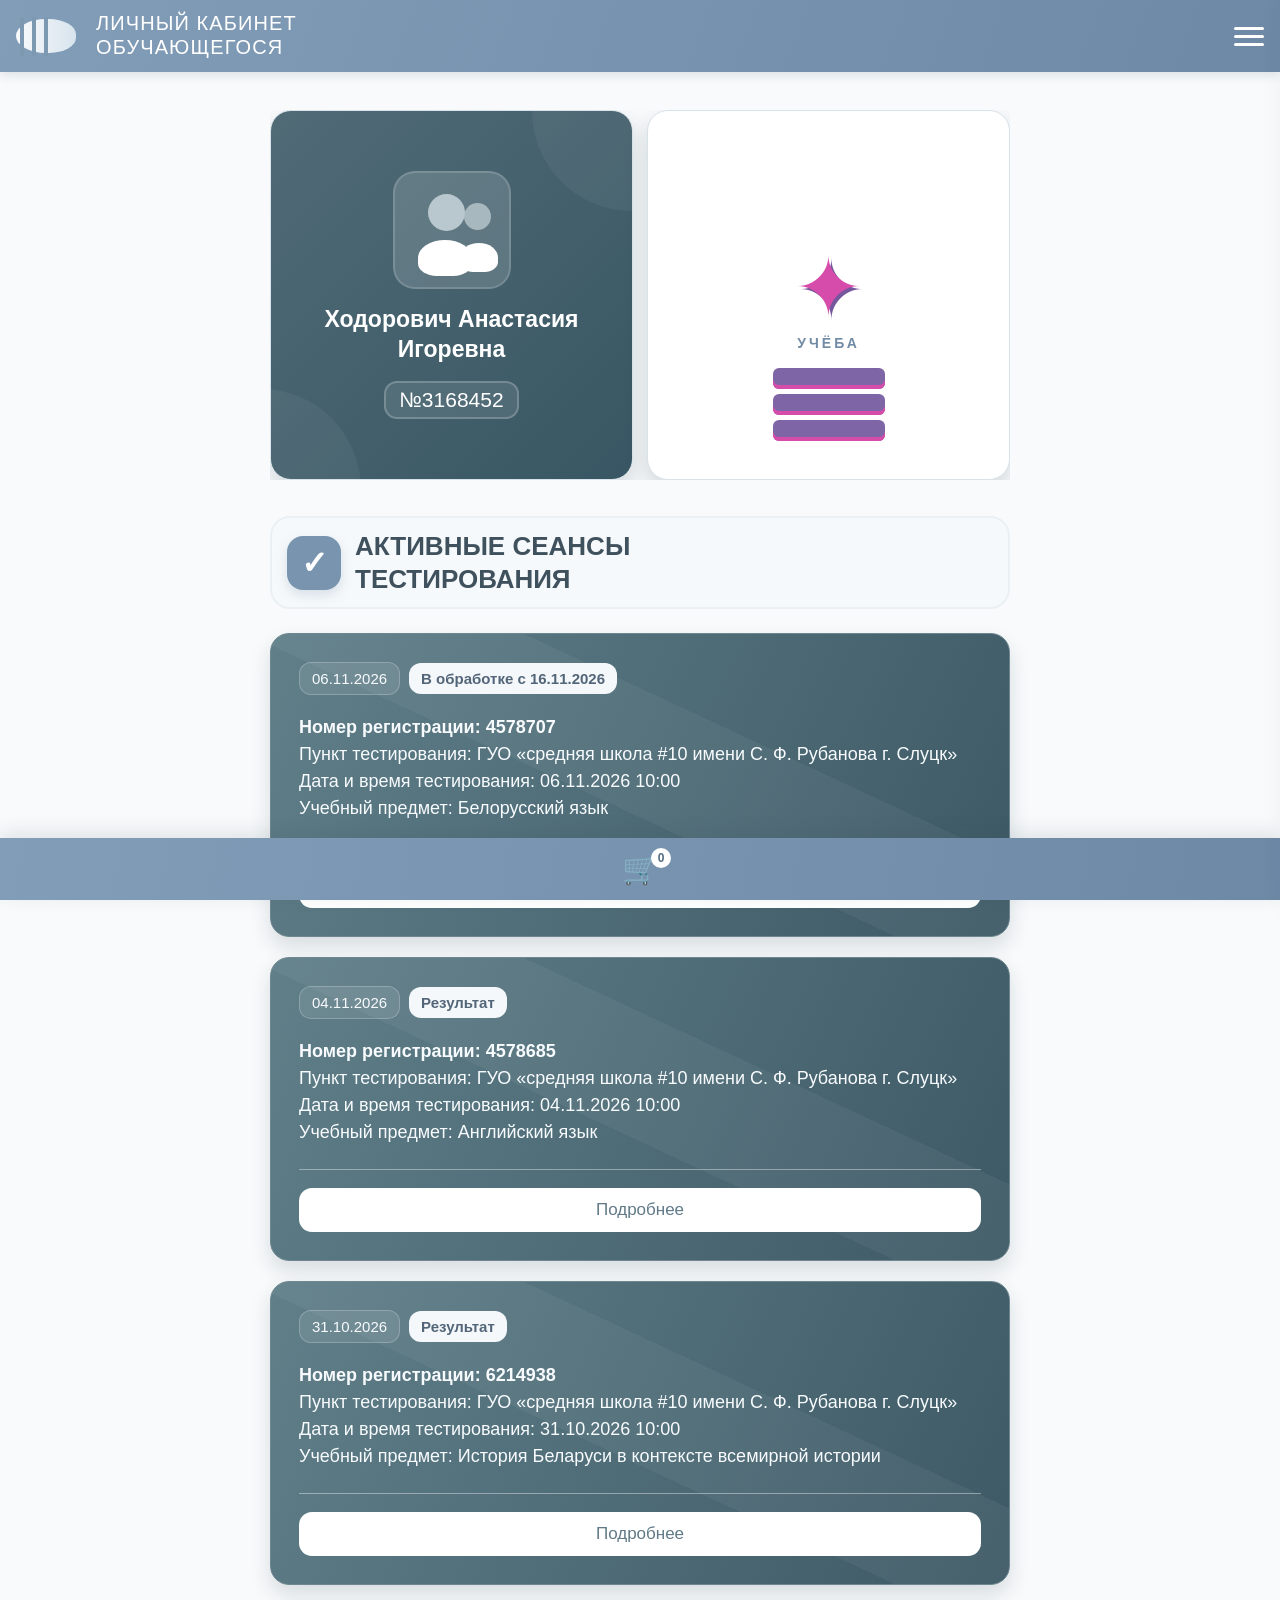
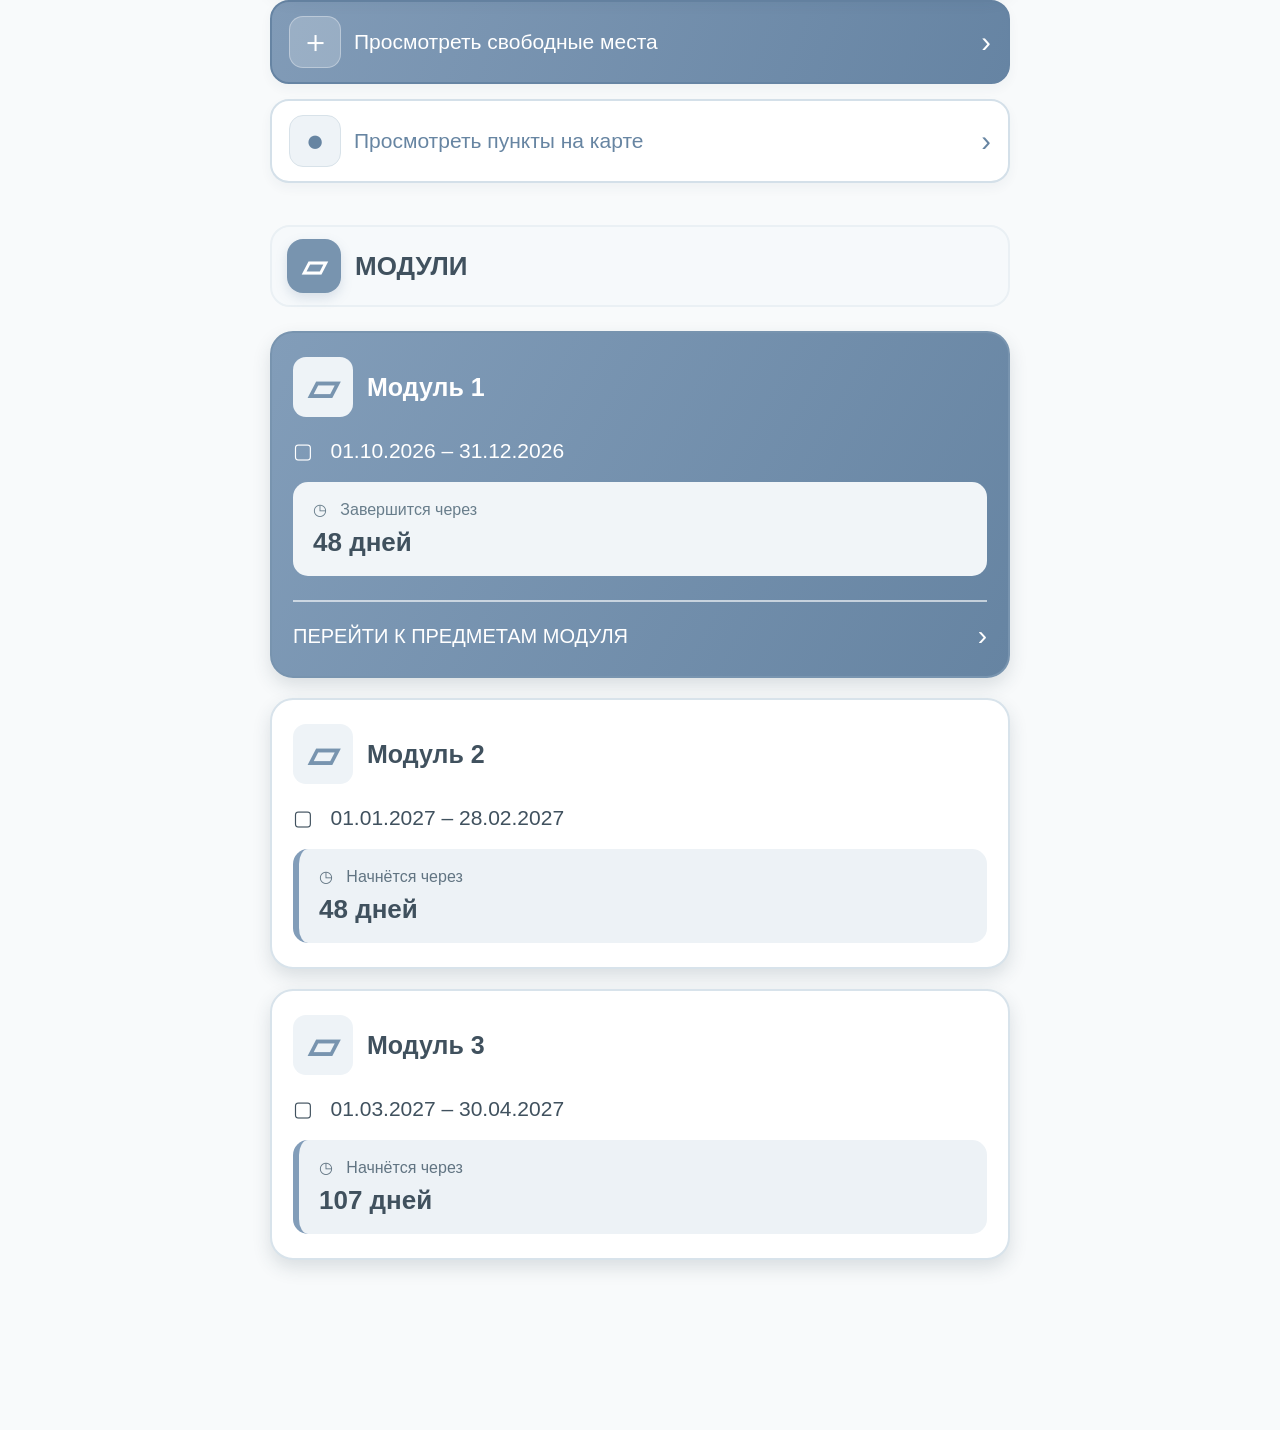
<file: index.html>
<!DOCTYPE html>
<html lang="ru">
<head>
  <meta charset="UTF-8">
  <meta name="viewport" content="width=device-width, initial-scale=1.0">
  <meta name="theme-color" content="#7894af">
  <title>Личный кабинет обучающегося</title>
  <link rel="stylesheet" href="style.css">
</head>
<body>
  <header class="topbar">
    <div class="brand-mark" aria-hidden="true"><span></span><span></span><span></span></div>
    <div class="brand-title">ЛИЧНЫЙ КАБИНЕТ<br>ОБУЧАЮЩЕГОСЯ</div>
    <button class="menu-button" aria-label="Открыть меню" id="menuButton"><i></i><i></i><i></i></button>
  </header>

  <main class="page">
    <section class="hero-row">
      <article class="profile-card">
        <div class="avatar-icon" aria-hidden="true">
          <span class="person-head"></span><span class="person-head small"></span>
          <span class="person-body"></span><span class="person-body small"></span>
        </div>
        <h1>Ходорович Анастасия Игоревна</h1>
        <div class="profile-number">№3168452</div>
      </article>

      <article class="mascot-card">
        <div class="book-stack"><span></span><span></span><span></span></div>
        <div class="mascot">✦</div>
        <div class="mascot-caption">УЧЁБА</div>
      </article>
    </section>

    <section class="section-heading">
      <span class="section-icon">✓</span>
      <h2>АКТИВНЫЕ СЕАНСЫ<br>ТЕСТИРОВАНИЯ</h2>
    </section>

    <section class="session-list">
      <article class="session-card teal">
        <div class="session-meta"><span class="date-pill">06.11.2026</span><span class="status-pill">В обработке с 16.11.2026</span></div>
        <p><strong>Номер регистрации: 4578707</strong></p>
        <p>Пункт тестирования: ГУО «средняя школа #10 имени С. Ф. Рубанова г. Слуцк»</p>
        <p>Дата и время тестирования: 06.11.2026 10:00</p>
        <p>Учебный предмет: Белорусский язык</p>
        <hr>
        <a class="wide-button link-button" href="result-belarusian.html">Подробнее</a>
      </article>

      <article class="session-card teal">
        <div class="session-meta"><span class="date-pill">04.11.2026</span><span class="status-pill">Результат</span></div>
        <p><strong>Номер регистрации: 4578685</strong></p>
        <p>Пункт тестирования: ГУО «средняя школа #10 имени С. Ф. Рубанова г. Слуцк»</p>
        <p>Дата и время тестирования: 04.11.2026 10:00</p>
        <p>Учебный предмет: Английский язык</p>
        <hr>
        <a class="wide-button link-button" href="result-english.html">Подробнее</a>
      </article>

      <article class="session-card teal">
        <div class="session-meta"><span class="date-pill">31.10.2026</span><span class="status-pill">Результат</span></div>
        <p><strong>Номер регистрации: 6214938</strong></p>
        <p>Пункт тестирования: ГУО «средняя школа #10 имени С. Ф. Рубанова г. Слуцк»</p>
        <p>Дата и время тестирования: 31.10.2026 10:00</p>
        <p>Учебный предмет: История Беларуси в контексте всемирной истории</p>
        <hr>
        <a class="wide-button link-button" href="result.html">Подробнее</a>
      </article>
    </section>

    <a class="action-tile filled" href="#modules"><span class="tile-icon">＋</span><span>Просмотреть свободные места</span><b>›</b></a>
    <a class="action-tile" href="#modules"><span class="tile-icon pin">●</span><span>Просмотреть пункты на карте</span><b>›</b></a>

    <section class="section-heading modules-heading" id="modules">
      <span class="section-icon">▱</span><h2>МОДУЛИ</h2>
    </section>

    <section class="module-list">
      <article class="module-card current">
        <h3><span class="module-icon">▱</span>Модуль 1</h3>
        <p class="module-date">▢ &nbsp; 01.10.2026 – 31.12.2026</p>
        <div class="countdown"><span>◷ &nbsp; Завершится через</span><strong>48 дней</strong></div>
        <a href="#modules" class="module-link">ПЕРЕЙТИ К ПРЕДМЕТАМ МОДУЛЯ <b>›</b></a>
      </article>

      <article class="module-card">
        <h3><span class="module-icon">▱</span>Модуль 2</h3>
        <p class="module-date">▢ &nbsp; 01.01.2027 – 28.02.2027</p>
        <div class="countdown"><span>◷ &nbsp; Начнётся через</span><strong>48 дней</strong></div>
      </article>

      <article class="module-card">
        <h3><span class="module-icon">▱</span>Модуль 3</h3>
        <p class="module-date">▢ &nbsp; 01.03.2027 – 30.04.2027</p>
        <div class="countdown"><span>◷ &nbsp; Начнётся через</span><strong>107 дней</strong></div>
      </article>
    </section>
  </main>

  <nav class="bottom-nav" aria-label="Нижняя навигация">
    <a href="#" aria-label="Корзина">🛒<small>0</small></a>
  </nav>

  <div class="mobile-safe-space"></div>
  <div class="menu-panel" id="menuPanel">
    <button class="menu-close" id="menuClose">×</button>
    <strong>Меню</strong>
    <a href="index.html">Главная</a>
    <a href="result.html">Результат тестирования — История</a>
    <a href="result-belarusian.html">Результат тестирования — Белорусский язык</a>
    <a href="result-english.html">Результат тестирования — Английский язык</a>
  </div>

  <script src="script.js"></script>
</body>
</html>
</file>
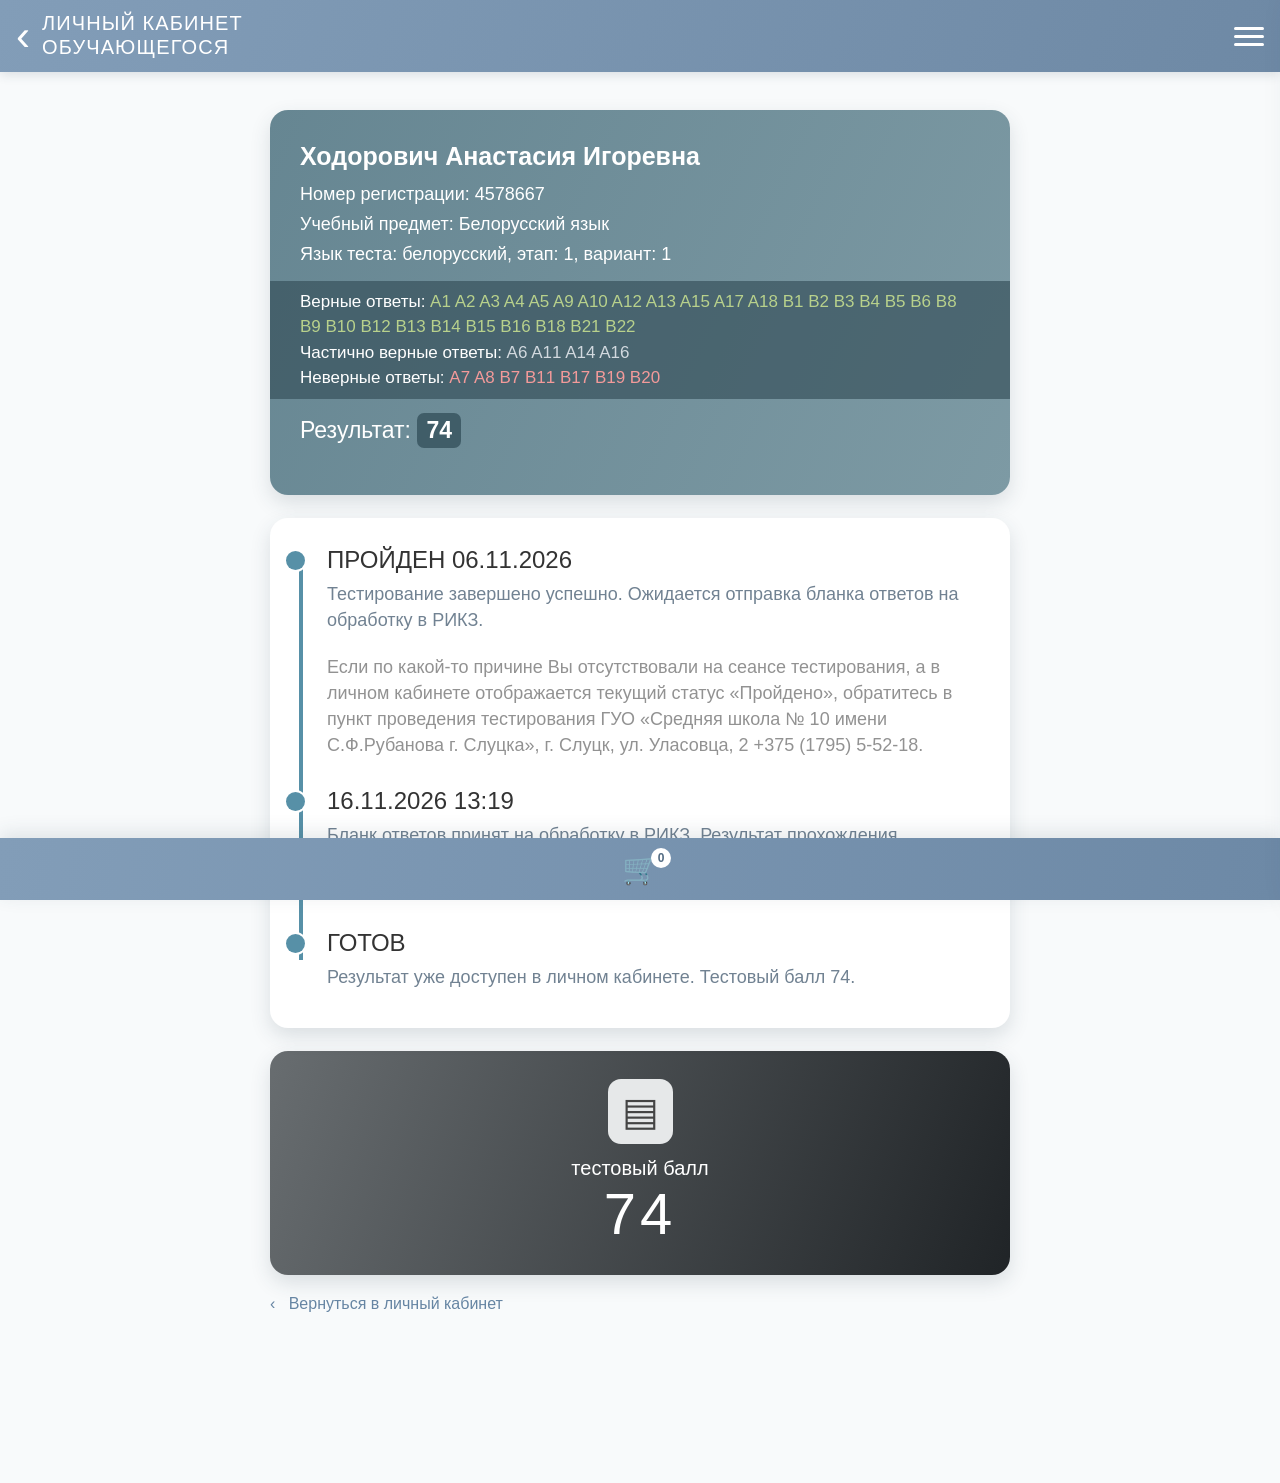
<file: result-belarusian.html>
<!DOCTYPE html>
<html lang="ru">
<head>
  <meta charset="UTF-8">
  <meta name="viewport" content="width=device-width, initial-scale=1.0">
  <meta name="theme-color" content="#7894af">
  <title>Результат тестирования — Белорусский язык</title>
  <link rel="stylesheet" href="style.css">
</head>
<body>
  <header class="topbar">
    <a class="back-mark" href="index.html" aria-label="На главную">‹</a>
    <div class="brand-title">ЛИЧНЫЙ КАБИНЕТ<br>ОБУЧАЮЩЕГОСЯ</div>
    <button class="menu-button" aria-label="Открыть меню" id="menuButton"><i></i><i></i><i></i></button>
  </header>

  <main class="page result-page">
    <section class="result-summary">
      <h1>Ходорович Анастасия Игоревна</h1>
      <p>Номер регистрации: 4578667</p>
      <p>Учебный предмет: Белорусский язык</p>
      <p>Язык теста: белорусский, этап: 1, вариант: 1</p>

      <div class="answer-groups">
        <p><span>Верные ответы:</span> <em class="correct">A1 A2 A3 A4 A5 A9 A10 A12 A13 A15 A17 A18 B1 B2 B3 B4 B5 B6 B8 B9 B10 B12 B13 B14 B15 B16 B18 B21 B22</em></p>
        <p><span>Частично верные ответы:</span> <em class="partial">A6 A11 A14 A16</em></p>
        <p><span>Неверные ответы:</span> <em class="incorrect">A7 A8 B7 B11 B17 B19 B20</em></p>
      </div>

      <div class="score-line">Результат: <strong>74</strong></div>
    </section>

    <section class="timeline-card">
      <div class="timeline-item">
        <span class="timeline-dot"></span>
        <h2>ПРОЙДЕН 06.11.2026</h2>
        <p>Тестирование завершено успешно. Ожидается отправка бланка ответов на обработку в РИКЗ.</p>
        <p class="muted">Если по какой-то причине Вы отсутствовали на сеансе тестирования, а в личном кабинете отображается текущий статус «Пройдено», обратитесь в пункт проведения тестирования ГУО «Средняя школа № 10 имени С.Ф.Рубанова г. Слуцка», г. Слуцк, ул. Уласовца, 2 +375 (1795) 5-52-18.</p>
      </div>

      <div class="timeline-item">
        <span class="timeline-dot"></span>
        <h2>16.11.2026 13:19</h2>
        <p>Бланк ответов принят на обработку в РИКЗ. Результат прохождения тестирования будет предоставлен в личном кабинете в течение 10 рабочих дней со дня прохождения тестирования.</p>
      </div>

      <div class="timeline-item last">
        <span class="timeline-dot"></span>
        <h2>ГОТОВ</h2>
        <p>Результат уже доступен в личном кабинете. Тестовый балл 74.</p>
      </div>
    </section>

    <section class="score-card">
      <div class="score-document">▤</div>
      <p>тестовый балл</p>
      <strong>74</strong>
    </section>

    <a class="return-link" href="index.html">‹ &nbsp; Вернуться в личный кабинет</a>
  </main>

  <nav class="bottom-nav" aria-label="Нижняя навигация">
    <a href="#" aria-label="Корзина">🛒<small>0</small></a>
  </nav>

  <div class="mobile-safe-space"></div>
  <div class="menu-panel" id="menuPanel">
    <button class="menu-close" id="menuClose">×</button>
    <strong>Меню</strong>
    <a href="index.html">Главная</a>
    <a href="result.html">Результат тестирования — История</a>
    <a href="result-belarusian.html">Результат тестирования — Белорусский язык</a>
    <a href="result-english.html">Результат тестирования — Английский язык</a>
  </div>

  <script src="script.js"></script>
</body>
</html>
</file>
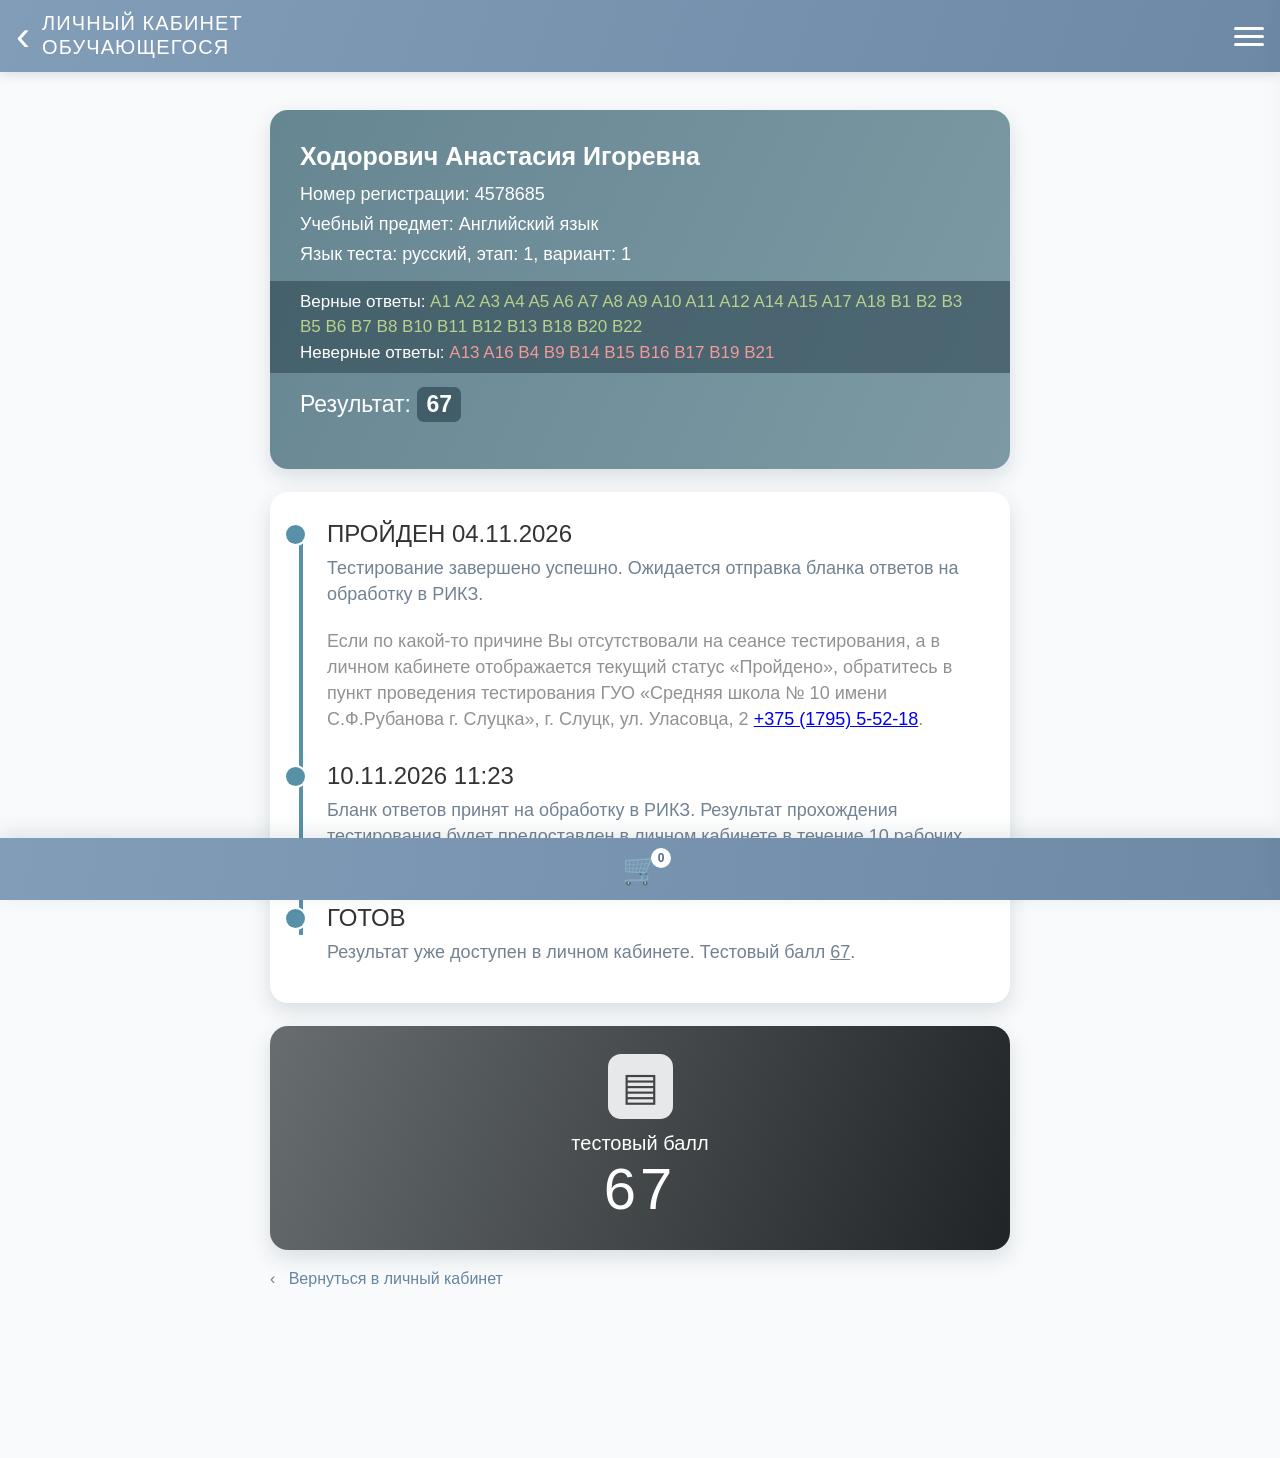
<file: result-english.html>
<!DOCTYPE html>
<html lang="ru">
<head>
  <meta charset="UTF-8">
  <meta name="viewport" content="width=device-width, initial-scale=1.0">
  <meta name="theme-color" content="#7894af">
  <title>Результат тестирования — Английский язык</title>
  <link rel="stylesheet" href="style.css">
</head>
<body>
  <header class="topbar">
    <a class="back-mark" href="index.html" aria-label="На главную">‹</a>
    <div class="brand-title">ЛИЧНЫЙ КАБИНЕТ<br>ОБУЧАЮЩЕГОСЯ</div>
    <button class="menu-button" aria-label="Открыть меню" id="menuButton"><i></i><i></i><i></i></button>
  </header>

  <main class="page result-page">
    <section class="result-summary">
      <h1>Ходорович Анастасия Игоревна</h1>
      <p>Номер регистрации: 4578685</p>
      <p>Учебный предмет: Английский язык</p>
      <p>Язык теста: русский, этап: 1, вариант: 1</p>

      <div class="answer-groups">
        <p><span>Верные ответы:</span> <em class="correct">A1 A2 A3 A4 A5 A6 A7 A8 A9 A10 A11 A12 A14 A15 A17 A18 B1 B2 B3 B5 B6 B7 B8 B10 B11 B12 B13 B18 B20 B22</em></p>
        <p><span>Неверные ответы:</span> <em class="incorrect">A13 A16 B4 B9 B14 B15 B16 B17 B19 B21</em></p>
      </div>

      <div class="score-line">Результат: <strong>67</strong></div>
    </section>

    <section class="timeline-card">
      <div class="timeline-item">
        <span class="timeline-dot"></span>
        <h2>ПРОЙДЕН 04.11.2026</h2>
        <p>Тестирование завершено успешно. Ожидается отправка бланка ответов на обработку в РИКЗ.</p>
        <p class="muted">Если по какой-то причине Вы отсутствовали на сеансе тестирования, а в личном кабинете отображается текущий статус «Пройдено», обратитесь в пункт проведения тестирования ГУО «Средняя школа № 10 имени С.Ф.Рубанова г. Слуцка», г. Слуцк, ул. Уласовца, 2 <a href="tel:+375179555218">+375 (1795) 5-52-18</a>.</p>
      </div>

      <div class="timeline-item">
        <span class="timeline-dot"></span>
        <h2>10.11.2026 11:23</h2>
        <p>Бланк ответов принят на обработку в РИКЗ. Результат прохождения тестирования будет предоставлен в личном кабинете в течение 10 рабочих дней со дня прохождения тестирования.</p>
      </div>

      <div class="timeline-item last">
        <span class="timeline-dot"></span>
        <h2>ГОТОВ</h2>
        <p>Результат уже доступен в личном кабинете. Тестовый балл <u>67</u>.</p>
      </div>
    </section>

    <section class="score-card">
      <div class="score-document">▤</div>
      <p>тестовый балл</p>
      <strong>67</strong>
    </section>

    <a class="return-link" href="index.html">‹ &nbsp; Вернуться в личный кабинет</a>
  </main>

  <nav class="bottom-nav" aria-label="Нижняя навигация">
    <a href="#" aria-label="Корзина">🛒<small>0</small></a>
  </nav>

  <div class="mobile-safe-space"></div>
  <div class="menu-panel" id="menuPanel">
    <button class="menu-close" id="menuClose">×</button>
    <strong>Меню</strong>
    <a href="index.html">Главная</a>
    <a href="result.html">Результат тестирования — История</a>
    <a href="result-english.html">Результат тестирования — Английский язык</a>
  </div>

  <script src="script.js"></script>
</body>
</html>
</file>
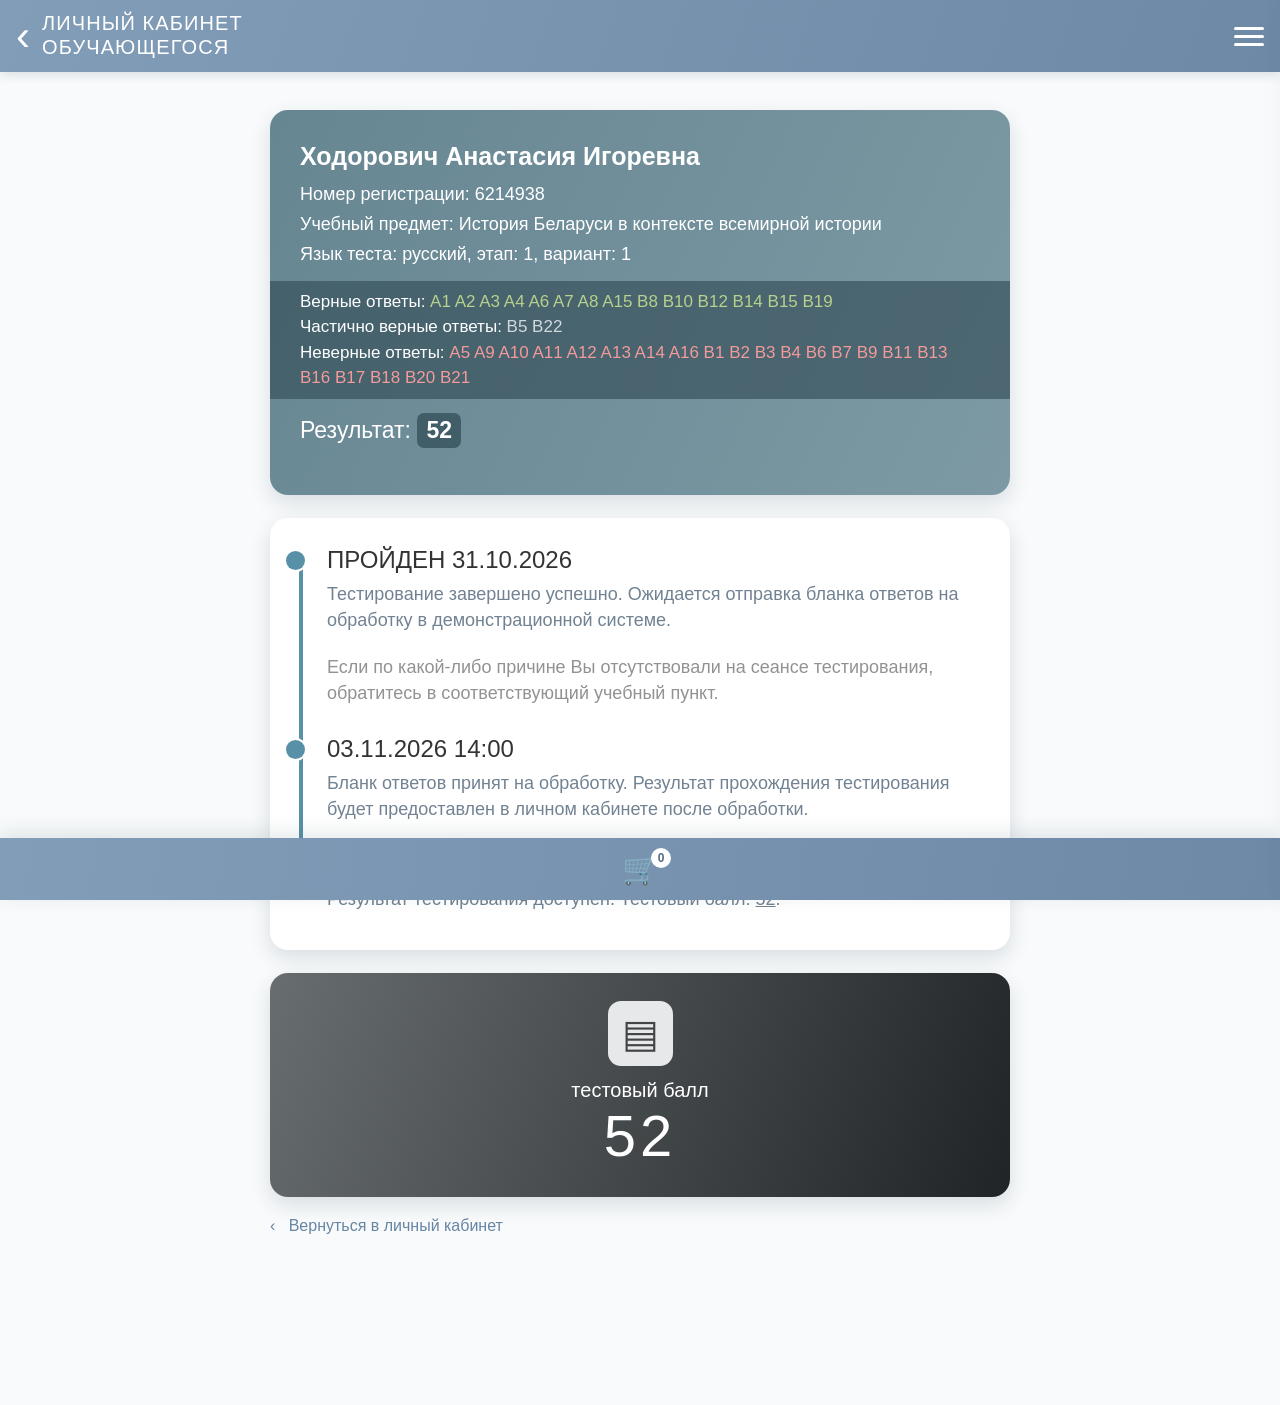
<file: result.html>
<!DOCTYPE html>
<html lang="ru">
<head>
  <meta charset="UTF-8">
  <meta name="viewport" content="width=device-width, initial-scale=1.0">
  <meta name="theme-color" content="#7894af">
  <title>Результат тестирования</title>
  <link rel="stylesheet" href="style.css">
</head>
<body>
  <header class="topbar">
    <a class="back-mark" href="index.html" aria-label="На главную">‹</a>
    <div class="brand-title">ЛИЧНЫЙ КАБИНЕТ<br>ОБУЧАЮЩЕГОСЯ</div>
    <button class="menu-button" aria-label="Открыть меню" id="menuButton"><i></i><i></i><i></i></button>
  </header>

  <main class="page result-page">
    <section class="result-summary">
      <h1>Ходорович Анастасия Игоревна</h1>
      <p>Номер регистрации: 6214938</p>
      <p>Учебный предмет: История Беларуси в контексте всемирной истории</p>
      <p>Язык теста: русский, этап: 1, вариант: 1</p>

      <div class="answer-groups">
        <p><span>Верные ответы:</span> <em class="correct">A1 A2 A3 A4 A6 A7 A8 A15 B8 B10 B12 B14 B15 B19</em></p>
        <p><span>Частично верные ответы:</span> <em class="partial">B5 B22</em></p>
        <p><span>Неверные ответы:</span> <em class="incorrect">A5 A9 A10 A11 A12 A13 A14 A16 B1 B2 B3 B4 B6 B7 B9 B11 B13 B16 B17 B18 B20 B21</em></p>
      </div>

      <div class="score-line">Результат: <strong>52</strong></div>
    </section>

    <section class="timeline-card">
      <div class="timeline-item">
        <span class="timeline-dot"></span>
        <h2>ПРОЙДЕН 31.10.2026</h2>
        <p>Тестирование завершено успешно. Ожидается отправка бланка ответов на обработку в демонстрационной системе.</p>
        <p class="muted">Если по какой-либо причине Вы отсутствовали на сеансе тестирования, обратитесь в соответствующий учебный пункт.</p>
      </div>

      <div class="timeline-item">
        <span class="timeline-dot"></span>
        <h2>03.11.2026 14:00</h2>
        <p>Бланк ответов принят на обработку. Результат прохождения тестирования будет предоставлен в личном кабинете после обработки.</p>
      </div>

      <div class="timeline-item last">
        <span class="timeline-dot"></span>
        <h2>ГОТОВ</h2>
        <p>Результат тестирования доступен. Тестовый балл: <u>52</u>.</p>
      </div>
    </section>

    <section class="score-card">
      <div class="score-document">▤</div>
      <p>тестовый балл</p>
      <strong>52</strong>
    </section>

    <a class="return-link" href="index.html">‹ &nbsp; Вернуться в личный кабинет</a>
  </main>

  <nav class="bottom-nav" aria-label="Нижняя навигация">
    <a href="#" aria-label="Корзина">🛒<small>0</small></a>
  </nav>

  <div class="mobile-safe-space"></div>
  <div class="menu-panel" id="menuPanel">
    <button class="menu-close" id="menuClose">×</button>
    <strong>Меню</strong>
    <a href="index.html">Главная</a>
    <a href="result.html">Результат тестирования — История</a>
    <a href="result-english.html">Результат тестирования — Английский язык</a>
  </div>

  <script src="script.js"></script>
</body>
</html>
</file>
<file: style.css>
*{box-sizing:border-box}
:root{--blue:#7894af;--blue-dark:#607f9d;--ink:#40515e;--teal:#526f7a;--pale:#edf3f7}
html{scroll-behavior:smooth}
body{margin:0;background:#f8fafb;color:var(--ink);font-family:-apple-system,BlinkMacSystemFont,"Segoe UI",Arial,sans-serif}
.topbar{height:72px;background:linear-gradient(110deg,#829db8,#6e89a5);display:flex;align-items:center;padding:0 16px;color:white;position:sticky;top:0;z-index:10;box-shadow:0 3px 10px #23394b22}
.brand-mark{width:66px;height:42px;position:relative;margin-right:14px;display:flex;align-items:center;gap:4px}
.brand-mark:before{content:"";position:absolute;width:60px;height:34px;left:0;top:4px;background:linear-gradient(90deg,#fff,#dce8f0);border-radius:50% 45% 45% 50%;opacity:.95}
.brand-mark span{position:relative;z-index:1;width:4px;height:39px;background:#7d98b1;margin-left:4px}
.brand-title{font-size:clamp(14px,3.7vw,20px);line-height:1.18;letter-spacing:1.1px;font-weight:400;color:white}
.menu-button{margin-left:auto;background:none;border:0;padding:10px 0 10px 10px;display:flex;flex-direction:column;gap:5px}
.menu-button i{display:block;width:30px;height:3px;border-radius:5px;background:#fff}
.back-mark{color:white;text-decoration:none;font-size:42px;line-height:1;margin-right:12px}
.page{width:min(100% - 30px,740px);margin:28px auto 100px}
.hero-row{display:grid;grid-template-columns:1.25fr .75fr;gap:14px;overflow:hidden;margin:0 0 36px}
.profile-card,.mascot-card{min-height:340px;border-radius:21px;box-shadow:0 10px 21px #33495c30;border:1px solid #d8e2e9;position:relative;overflow:hidden}
.profile-card{background:linear-gradient(135deg,#506b76,#385663);color:white;display:flex;align-items:center;flex-direction:column;padding:24px 12px;justify-content:center;text-align:center}
.profile-card:before,.profile-card:after{content:"";position:absolute;border-radius:50%;background:#ffffff0c;width:200px;height:200px}
.profile-card:before{right:-100px;top:-100px}.profile-card:after{left:-110px;bottom:-110px}
.avatar-icon{width:118px;height:118px;border-radius:22px;background:#ffffff25;border:2px solid #ffffff28;position:relative;margin-bottom:16px}
.person-head{position:absolute;width:37px;height:37px;border-radius:50%;background:#b9c8ce;left:33px;top:21px}
.person-head.small{width:27px;height:27px;left:69px;top:30px;opacity:.8}
.person-body{position:absolute;width:54px;height:36px;border-radius:50% 50% 35% 35%;background:#fff;left:23px;top:67px}
.person-body.small{width:38px;height:29px;left:65px;top:70px}
.profile-card h1{font-size:clamp(15px,3.5vw,23px);line-height:1.3;margin:0 0 17px;z-index:1;font-weight:650;overflow-wrap:normal}
.profile-number{font-size:21px;border:2px solid #ffffff35;border-radius:13px;padding:5px 13px;background:#ffffff18;z-index:1}
.mascot-card{background:#fff;display:flex;align-items:center;justify-content:center;flex-direction:column;min-width:0}
.book-stack{position:absolute;bottom:38px;width:112px}.book-stack span{display:block;height:21px;border-radius:6px;background:#7e65a5;margin-top:5px;box-shadow:inset 0 -4px #d64caa}
.mascot{font-size:82px;color:#d64caa;text-shadow:3px 3px #76569d;z-index:1}.mascot-caption{z-index:1;color:#718ba5;font-weight:800;letter-spacing:3px;font-size:14px}
.section-heading{display:flex;align-items:center;gap:14px;padding:12px 15px;border-radius:20px;background:#f6f9fb;border:2px solid #eaf0f4;margin:0 0 24px}
.section-heading h2{font-size:clamp(18px,4vw,26px);line-height:1.25;margin:0;color:#40515e}
.section-icon{width:54px;height:54px;flex:0 0 54px;border-radius:16px;background:var(--blue);color:#fff;display:grid;place-items:center;font-size:32px;font-weight:700;box-shadow:0 5px 12px #607f9d35}
.session-list{display:grid;gap:20px}
.session-card{color:#f8fbfd;border-radius:19px;padding:23px 21px;background:linear-gradient(115deg,#59616f,#424b5a);box-shadow:0 10px 20px #25394b25;border:1px solid #6e8790;position:relative;overflow:hidden}
.session-card:after{content:"";position:absolute;inset:0;background:linear-gradient(25deg,transparent 45%,#ffffff0c 45% 65%,transparent 65%);pointer-events:none}
.session-card.teal{background:linear-gradient(115deg,#607f89,#3d5965)}
.session-meta{display:flex;flex-wrap:wrap;gap:9px;align-items:center;margin-bottom:19px;position:relative;z-index:1}
.date-pill,.status-pill{padding:7px 12px;border-radius:12px;font-size:15px;background:#ffffff18;border:1px solid #ffffff38}
.status-pill{background:#f5f8fa;color:#526579;font-weight:700;border:0}
.session-card p{font-size:clamp(14px,3.3vw,18px);line-height:1.5;margin:0;position:relative;z-index:1}
.session-card strong{font-weight:700}
.session-card hr{border:0;border-top:1px solid #ffffff65;margin:23px 0 18px;position:relative;z-index:1}
.wide-button{width:100%;display:block;text-align:center;padding:12px 10px;margin:10px 0 0;border:0;border-radius:13px;background:#fff;color:#607987;text-decoration:none;font:inherit;font-size:17px;position:relative;z-index:1}
.outline{background:#ffffff10;border:1px solid #ffffff55;color:#fff}
.link-button{font-weight:500}
.action-tile{display:flex;align-items:center;gap:13px;margin-top:15px;padding:14px 17px;border-radius:19px;border:2px solid #d4e0e9;background:#fff;color:#6785a2;text-decoration:none;font-size:clamp(15px,3.7vw,21px);box-shadow:0 5px 12px #25394b0c}
.action-tile.filled{background:linear-gradient(110deg,#819bb7,#6684a3);color:white;border-color:#6684a3}
.tile-icon{width:52px;height:52px;border-radius:14px;background:#ffffff35;border:1px solid #ffffff55;display:grid;place-items:center;font-size:31px;flex:0 0 52px}
.action-tile:not(.filled) .tile-icon{background:#eef3f7;border-color:#d8e2e9}
.action-tile b{margin-left:auto;font-size:29px;font-weight:300}
.modules-heading{margin-top:42px}
.module-list{display:grid;gap:20px}
.module-card{padding:24px 21px;border:2px solid #d8e3eb;border-radius:23px;background:white;box-shadow:0 8px 18px #263c4d25;overflow:hidden}
.module-card.current{background:linear-gradient(120deg,#829db9,#6684a2);color:#fff;border-color:#7894af}
.module-card h3{display:flex;align-items:center;gap:14px;font-size:25px;margin:0 0 22px}
.module-icon{width:60px;height:60px;display:grid;place-items:center;background:#eef3f7;color:#7894af;border-radius:13px;font-size:40px}
.module-date{font-size:clamp(15px,3.7vw,21px);margin:0 0 19px}
.countdown{padding:18px 20px;border-radius:15px;background:#edf2f6;color:#617482;border-left:6px solid #829db9}
.countdown span{display:block;font-size:16px;margin-bottom:8px}.countdown strong{font-size:26px;color:#40515e}
.current .countdown{background:#f1f5f8;color:#687d8b;border:0}
.module-link{display:flex;justify-content:space-between;align-items:center;color:white;text-decoration:none;border-top:2px solid #ffffff9c;margin-top:24px;padding-top:18px;font-size:clamp(14px,3.5vw,20px)}
.module-link b{font-size:28px;font-weight:300}
.bottom-nav{position:fixed;z-index:15;bottom:0;left:0;right:0;height:62px;background:linear-gradient(100deg,#829db8,#6d89a6);display:flex;align-items:center;justify-content:center;box-shadow:0 -5px 18px #31485b20}
.bottom-nav a{position:relative;color:white;text-decoration:none;font-size:30px;line-height:1;min-width:48px;text-align:center}
.bottom-nav small{position:absolute;top:-6px;right:-7px;background:#fff;color:#526b82;border-radius:50%;font-size:12px;font-weight:700;width:20px;height:20px;display:grid;place-items:center}
.mobile-safe-space{height:70px}
.menu-panel{position:fixed;z-index:30;right:0;top:0;bottom:0;width:min(82vw,330px);background:#fff;box-shadow:-10px 0 35px #23394b35;padding:70px 25px;transform:translateX(110%);transition:transform .25s ease;display:flex;flex-direction:column;gap:20px}
.menu-panel.open{transform:translateX(0)}
.menu-panel strong{font-size:23px}.menu-panel a{color:#587895;text-decoration:none;font-size:17px}
.menu-close{position:absolute;right:18px;top:14px;border:0;background:none;font-size:34px;color:#607f9d}
.result-page{margin-top:28px}
.result-summary{border-radius:18px;overflow:hidden;background:linear-gradient(115deg,#668692,#7d9aa4);color:white;padding:24px 21px;box-shadow:0 8px 20px #263c4d25}
.result-summary h1{font-size:clamp(18px,4vw,25px);line-height:1.3;margin:0 0 8px}
.result-summary>p{font-size:clamp(14px,3.5vw,18px);line-height:1.5;margin:3px 0}
.answer-groups{background:#354e59a8;margin:13px -21px 0;padding:8px 21px}
.answer-groups p{font-size:clamp(13px,3.2vw,17px);line-height:1.5;margin:0}
.answer-groups em{font-style:normal;overflow-wrap:anywhere}
.correct{color:#b8d18c}.partial{color:#d2d9df}.incorrect{color:#f39a9a}
.score-line{font-size:23px;margin:14px 0 17px}
.score-line strong{display:inline-block;background:#405d68;padding:4px 9px;border-radius:7px}
.blank-button{border:0;border-radius:15px;background:#7894af;color:white;padding:12px 17px;font-size:17px}
.timeline-card{background:white;border-radius:18px;padding:28px 20px 20px 57px;margin-top:23px;box-shadow:0 8px 20px #263c4d25;position:relative}
.timeline-card:before{content:"";position:absolute;left:29px;top:48px;bottom:68px;width:4px;background:#5790a7}
.timeline-item{position:relative;margin-bottom:29px}
.timeline-item.last{margin-bottom:7px}
.timeline-dot{position:absolute;left:-41px;top:5px;width:19px;height:19px;border-radius:50%;background:#5790a7;box-shadow:0 0 0 2px white}
.timeline-item h2{font-size:clamp(17px,4vw,24px);font-weight:500;color:#333;margin:0 0 7px}
.timeline-item p{font-size:clamp(14px,3.5vw,18px);line-height:1.45;color:#718292;margin:0 0 18px}
.timeline-item .muted{color:#929292;margin-top:21px}
.score-card{margin-top:23px;border-radius:18px;background:linear-gradient(110deg,#686d70,#202427);color:white;text-align:center;padding:28px 17px;box-shadow:0 8px 20px #263c4d25}
.score-document{display:inline-grid;place-items:center;background:#e6e8e9;color:#444;width:65px;height:65px;border-radius:13px;font-size:39px}
.score-card p{font-size:20px;margin:13px 0 0;font-weight:300}.score-card strong{display:block;font-size:58px;font-weight:500;letter-spacing:4px}.score-card span{font-size:12px;letter-spacing:3px;opacity:.7}
.return-link{display:block;margin:20px 0;color:#6685a3;text-decoration:none;font-size:16px}
@media(min-width:700px){.hero-row{grid-template-columns:1fr 1fr}.profile-card,.mascot-card{min-height:370px}.page{margin-top:38px}.session-card{padding:28px}.result-summary{padding:30px}.answer-groups{margin-left:-30px;margin-right:-30px;padding-left:30px;padding-right:30px}}
@media(max-width:420px){.page{width:calc(100% - 22px);margin-top:21px}.hero-row{gap:10px;margin-bottom:29px}.profile-card,.mascot-card{min-height:290px}.profile-card{padding:18px 8px}.profile-card h1{font-size:clamp(14px,3.7vw,17px)}.profile-number{font-size:18px}.avatar-icon{transform:scale(.78);margin-bottom:0}.session-card{padding:18px 15px}.session-meta{gap:7px}.date-pill,.status-pill{font-size:13px;padding:7px 9px}.section-heading{padding:10px;gap:10px}.section-icon{width:48px;height:48px;flex-basis:48px}.module-card{padding:19px 16px}.module-card h3{font-size:22px}.timeline-card{padding-left:51px;padding-right:15px}.timeline-card:before{left:25px}.timeline-dot{left:-35px}}
</file>
